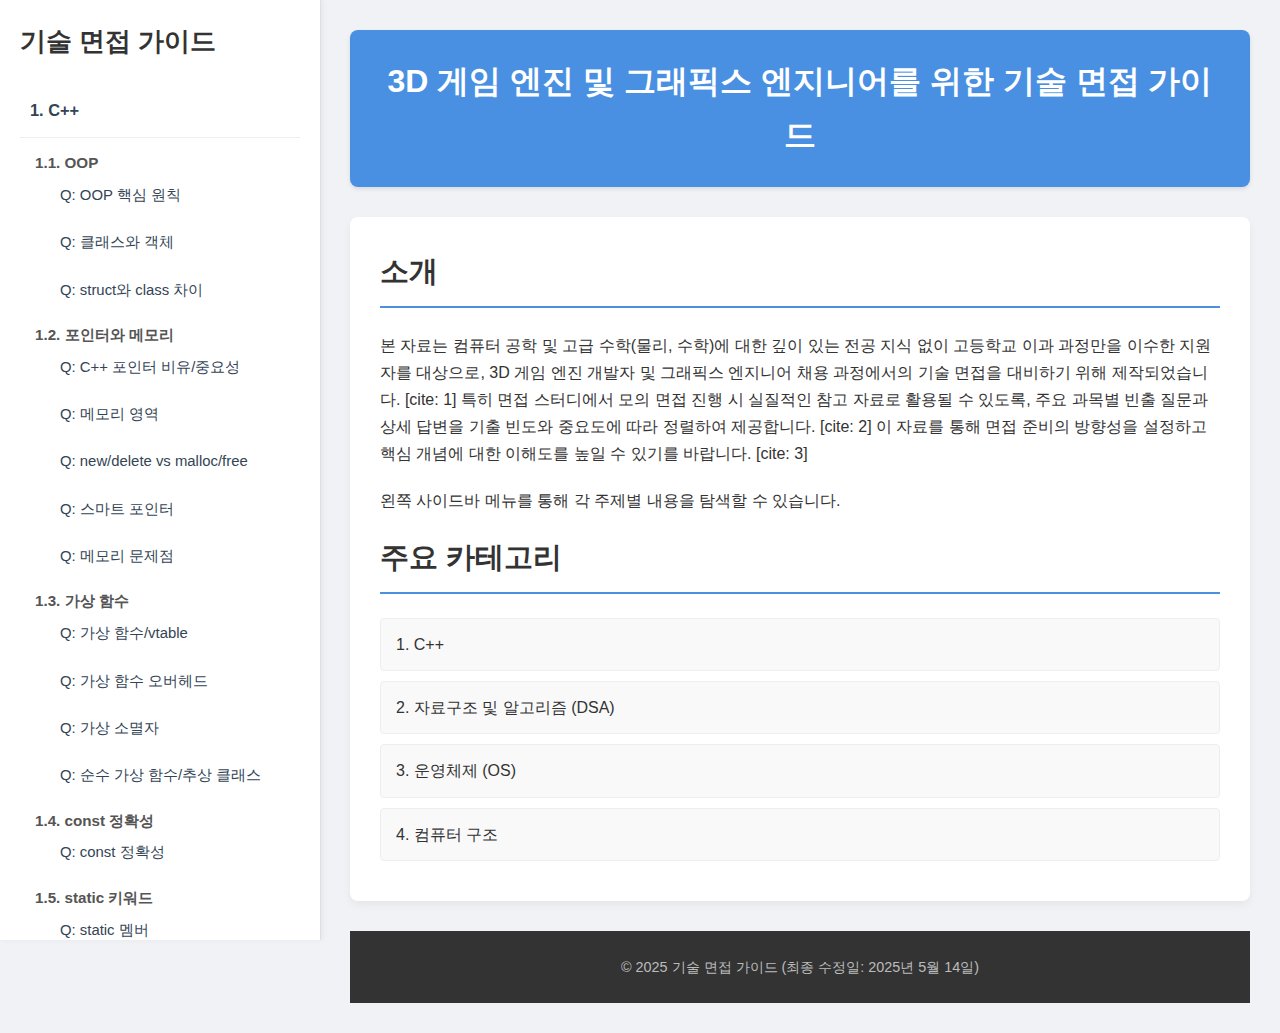
<file: index.html>
<!DOCTYPE html>
<html lang="ko">
<head>
    <meta charset="UTF-8">
    <meta name="viewport" content="width=device-width, initial-scale=1.0">
    <title>기술 면접 딥 리서치 가이드</title>
    <link rel="stylesheet" href="styles.css">
</head>
<body>

    <nav class="sidebar">
        <h3><a href="index.html">기술 면접 가이드</a></h3>
        <ul>
            <li>
                <h4><a href="cpp_main.html">1. C++</a></h4>
                <ul>
                    <li><strong>1.1. OOP</strong>
                        <ul>
                            <li><a href="cpp_1_1_q1_oop_principles.html">Q: OOP 핵심 원칙</a></li>
                            <li><a href="cpp_1_1_q2_class_object.html">Q: 클래스와 객체</a></li>
                            <li><a href="cpp_1_1_q3_struct_class.html">Q: struct와 class 차이</a></li>
                        </ul>
                    </li>
                    <li><strong>1.2. 포인터와 메모리</strong>
                        <ul>
                            <li><a href="cpp_1_2_q1_pointer_intro.html">Q: C++ 포인터 비유/중요성</a></li>
                            <li><a href="cpp_1_2_q2_memory_areas.html">Q: 메모리 영역</a></li>
                            <li><a href="cpp_1_2_q3_new_malloc.html">Q: new/delete vs malloc/free</a></li>
                            <li><a href="cpp_1_2_q4_smart_pointers.html">Q: 스마트 포인터</a></li>
                            <li><a href="cpp_1_2_q5_memory_problems.html">Q: 메모리 문제점</a></li>
                        </ul>
                    </li>
                    <li><strong>1.3. 가상 함수</strong>
                        <ul>
                            <li><a href="cpp_1_3_q1_virtual_function_vtable.html">Q: 가상 함수/vtable</a></li>
                            <li><a href="cpp_1_3_q2_virtual_call_overhead.html">Q: 가상 함수 오버헤드</a></li>
                            <li><a href="cpp_1_3_q3_virtual_destructor.html">Q: 가상 소멸자</a></li>
                            <li><a href="cpp_1_3_q4_pure_virtual_abstract_class.html">Q: 순수 가상 함수/추상 클래스</a></li>
                        </ul>
                    </li>
                    <li><strong>1.4. const 정확성</strong>
                        <ul>
                            <li><a href="cpp_1_4_q1_const_correctness.html">Q: const 정확성</a></li>
                        </ul>
                    </li>
                    <li><strong>1.5. static 키워드</strong>
                        <ul>
                            <li><a href="cpp_1_5_q1_static_members.html">Q: static 멤버</a></li>
                        </ul>
                    </li>
                    <li><strong>1.6. inline 함수</strong>
                        <ul>
                            <li><a href="cpp_1_6_q1_inline_function.html">Q: inline 함수</a></li>
                        </ul>
                    </li>
                    <li><strong>1.7. volatile 키워드</strong>
                        <ul>
                            <li><a href="cpp_1_7_q1_volatile_keyword.html">Q: volatile 키워드</a></li>
                        </ul>
                    </li>
                    <li><strong>1.8. 모던 C++ 기능</strong>
                        <ul>
                            <li><a href="cpp_1_8_q1_auto_nullptr.html">Q: auto, nullptr</a></li>
                            <li><a href="cpp_1_8_q2_range_based_for.html">Q: 범위 기반 for 루프</a></li>
                            <li><a href="cpp_1_8_q3_lambda_expression.html">Q: 람다 표현식</a></li>
                            <li><a href="cpp_1_8_q4_constexpr.html">Q: constexpr</a></li>
                            <li><a href="cpp_1_8_q5_move_semantics.html">Q: 이동 의미론</a></li>
                        </ul>
                    </li>
                    <li><strong>1.9. STL</strong>
                        <ul>
                            <li><a href="cpp_1_9_q1_stl_containers.html">Q: STL 컨테이너 비교</a></li>
                            <li><a href="cpp_1_9_q2_stl_iterator.html">Q: STL 반복자</a></li>
                            <li><a href="cpp_1_9_q3_vector_vs_list_bullets.html">Q: 총알 관리: vector vs list</a></li>
                        </ul>
                    </li>
                    <li><strong>1.10. 일반적인 함정</strong>
                        <ul>
                            <li><a href="cpp_1_10_q1_common_mistakes.html">Q: C++ 성능 실수</a></li>
                        </ul>
                    </li>
                </ul>
            </li>
            <li>
                <h4><a href="dsa_main.html">2. 자료구조 및 알고리즘</a></h4>
                <ul>
                    <li><strong>2.1. 기본 자료구조</strong>
                        <ul>
                            <li><a href="dsa_2_1_q1_array_linkedlist.html">Q: 배열과 연결 리스트</a></li>
                            <li><a href="dsa_2_1_q2_stack_queue.html">Q: 스택과 큐</a></li>
                        </ul>
                    </li>
                    <li><strong>2.2. 트리</strong>
                        <ul>
                            <li><a href="dsa_2_2_q1_binary_tree_bst_traversal.html">Q: 이진 트리, BST, 순회</a></li>
                            <li><a href="dsa_2_2_q2_tree_usage_game.html">Q: 게임에서 트리 사용</a></li>
                        </ul>
                    </li>
                    <li><strong>2.3. 힙</strong>
                        <ul>
                            <li><a href="dsa_2_3_q1_heap_priority_queue.html">Q: 힙과 우선순위 큐</a></li>
                        </ul>
                    </li>
                    <li><strong>2.4. 해시 테이블</strong>
                        <ul>
                            <li><a href="dsa_2_4_q1_hashtable_function_collision.html">Q: 해시 테이블 작동 방식</a></li>
                            <li><a href="dsa_2_4_q2_hashtable_usage_game.html">Q: 게임에서 해시 테이블 사용</a></li>
                        </ul>
                    </li>
                    <li><strong>2.5. 그래프</strong>
                        <ul>
                            <li><a href="dsa_2_5_q1_graph_representation.html">Q: 그래프 표현 방식</a></li>
                            <li><a href="dsa_2_5_q2_bfs_dfs.html">Q: BFS와 DFS</a></li>
                        </ul>
                    </li>
                    <li><strong>2.6. 공간 자료구조</strong>
                        <ul>
                            <li><a href="dsa_2_6_q1_spatial_partitioning_octree.html">Q: 쿼드트리/옥트리</a></li>
                            <li><a href="dsa_2_6_q2_scene_graph.html">Q: 씬 그래프</a></li>
                        </ul>
                    </li>
                    <li><strong>2.7. 일반 알고리즘</strong>
                        <ul>
                            <li><a href="dsa_2_7_q1_sorting_algorithms.html">Q: 정렬 알고리즘</a></li>
                            <li><a href="dsa_2_7_q2_binary_search.html">Q: 이진 탐색</a></li>
                        </ul>
                    </li>
                    <li><strong>2.8. 경로 탐색</strong>
                        <ul>
                            <li><a href="dsa_2_8_q1_a_star.html">Q: A* 알고리즘</a></li>
                        </ul>
                    </li>
                    <li><strong>2.9. 충돌 감지</strong>
                        <ul>
                            <li><a href="dsa_2_9_q1_basic_collision_detection.html">Q: 기본 3D 충돌 감지</a></li>
                        </ul>
                    </li>
                    <li><strong>2.10. 재귀</strong>
                        <ul>
                            <li><a href="dsa_2_10_q1_recursion_game_logic.html">Q: 재귀 이해</a></li>
                        </ul>
                    </li>
                    <li><strong>2.11. 복잡도 분석</strong>
                        <ul>
                            <li><a href="dsa_2_11_q1_big_o_notation.html">Q: 빅오 표기법</a></li>
                        </ul>
                    </li>
                </ul>
            </li>
            <li>
                <h4><a href="os_main.html">3. 운영체제 (OS)</a></h4>
                <ul>
                    <li><strong>3.1. 프로세스 대 스레드</strong>
                        <ul>
                            <li><a href="os_3_1_q1_process_vs_thread.html">Q: 프로세스와 스레드 비유/차이</a></li>
                        </ul>
                    </li>
                    <li><strong>3.2. 메모리 관리 (OS 수준)</strong>
                        <ul>
                            <li><a href="os_3_2_q1_virtual_memory.html">Q: 가상 메모리 비유/영향</a></li>
                            <li><a href="os_3_2_q2_memory_fragmentation.html">Q: 메모리 단편화</a></li>
                        </ul>
                    </li>
                    <li><strong>3.3. CPU 스케줄링</strong>
                        <ul>
                            <li><a href="os_3_3_q1_cpu_scheduling_concepts.html">Q: CPU 스케줄링 개념/영향</a></li>
                            <li><a href="os_3_3_q2_dispatch_latency.html">Q: 디스패치 지연 시간</a></li>
                        </ul>
                    </li>
                    <li><strong>3.4. 프로세스 간 통신 (IPC)</strong>
                        <ul>
                            <li><a href="os_3_4_q1_ipc.html">Q: IPC 메커니즘/사용</a></li>
                        </ul>
                    </li>
                </ul>
            </li>
            <li>
                <h4><a href="ca_main.html">4. 컴퓨터 구조</a></h4>
                <ul>
                    <li><strong>4.1. CPU</strong>
                        <ul>
                            <li><a href="ca_4_1_q1_cpu_core_clock.html">Q: CPU 코어와 클럭 속도</a></li>
                        </ul>
                    </li>
                    <li><strong>4.2. 메모리 계층 구조</strong>
                        <ul>
                            <li><a href="ca_4_2_q1_memory_hierarchy.html">Q: 메모리 계층 구조 설명</a></li>
                            <li><a href="ca_4_2_q2_cpu_cache_locality_impact.html">Q: CPU 캐시, 데이터 지역성 비유/영향</a></li>
                        </ul>
                    </li>
                    <li><strong>4.3. 데이터 지역성</strong>
                        <ul>
                            <li><a href="ca_4_3_q1_data_locality_types_example.html">Q: 데이터 지역성 정의/예시</a></li>
                        </ul>
                    </li>
                    <li><strong>4.4. CPU 캐시 일관성</strong>
                        <ul>
                            <li><a href="ca_4_4_q1_cache_coherency.html">Q: CPU 캐시 일관성</a></li>
                        </ul>
                    </li>
                </ul>
            </li>
        </ul>
    </nav>
    <div class="main-content">
        <header>
            <h1>3D 게임 엔진 및 그래픽스 엔지니어를 위한 기술 면접 가이드</h1>
        </header>

        <div class="content-container">
            <h2>소개</h2>
            <p>본 자료는 컴퓨터 공학 및 고급 수학(물리, 수학)에 대한 깊이 있는 전공 지식 없이 고등학교 이과 과정만을 이수한 지원자를 대상으로, 3D 게임 엔진 개발자 및 그래픽스 엔지니어 채용 과정에서의 기술 면접을 대비하기 위해 제작되었습니다. [cite: 1] 특히 면접 스터디에서 모의 면접 진행 시 실질적인 참고 자료로 활용될 수 있도록, 주요 과목별 빈출 질문과 상세 답변을 기출 빈도와 중요도에 따라 정렬하여 제공합니다. [cite: 2] 이 자료를 통해 면접 준비의 방향성을 설정하고 핵심 개념에 대한 이해도를 높일 수 있기를 바랍니다. [cite: 3]</p>
            <p>왼쪽 사이드바 메뉴를 통해 각 주제별 내용을 탐색할 수 있습니다.</p>

            <h2>주요 카테고리</h2>
            <div class="topic-list">
                <a href="cpp_main.html" class="topic-list-item">1. C++</a>
                <a href="dsa_main.html" class="topic-list-item">2. 자료구조 및 알고리즘 (DSA)</a>
                <a href="os_main.html" class="topic-list-item">3. 운영체제 (OS)</a>
                <a href="ca_main.html" class="topic-list-item">4. 컴퓨터 구조</a>
            </div>
        </div>

        <footer>
            <p>&copy; 2025 기술 면접 가이드 (최종 수정일: 2025년 5월 14일)</p>
        </footer>
    </div>

</body>
</html>
</file>
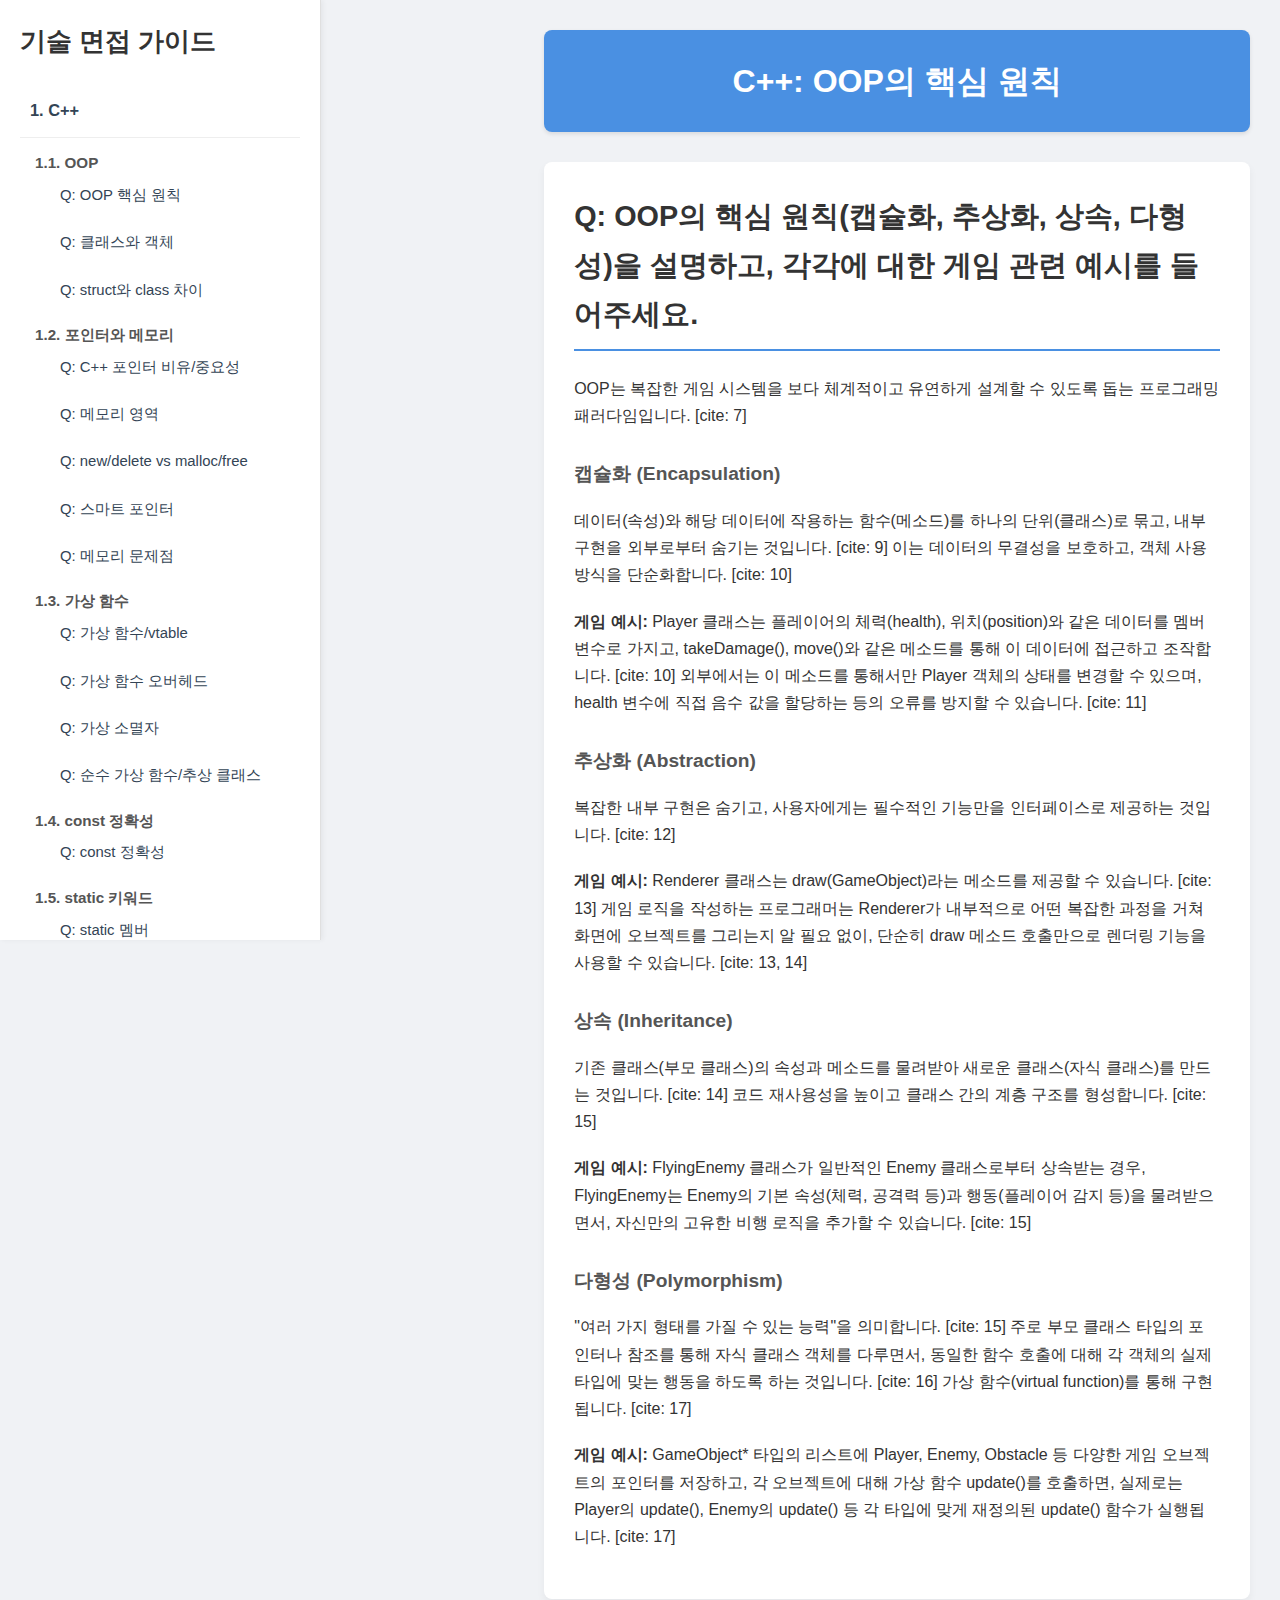
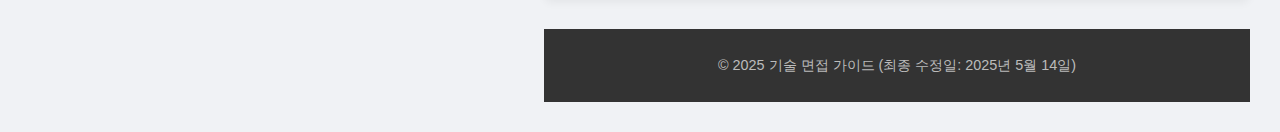
<file: cpp_1_1_q1_oop_principles.html>
<!DOCTYPE html>
<html lang="ko">
<head>
    <meta charset="UTF-8">
    <meta name="viewport" content="width=device-width, initial-scale=1.0">
    <title>C++: OOP 핵심 원칙</title> {/* 각 페이지 주제에 맞게 title 수정 */}
    <link rel="stylesheet" href="styles.css">
</head>
<body>

    <nav class="sidebar">
        <h3><a href="index.html">기술 면접 가이드</a></h3>
        <ul>
            <li>
                <h4><a href="cpp_main.html">1. C++</a></h4>
                <ul>
                    <li><strong>1.1. OOP</strong>
                        <ul>
                            <li><a href="cpp_1_1_q1_oop_principles.html">Q: OOP 핵심 원칙</a></li>
                            <li><a href="cpp_1_1_q2_class_object.html">Q: 클래스와 객체</a></li>
                            <li><a href="cpp_1_1_q3_struct_class.html">Q: struct와 class 차이</a></li>
                        </ul>
                    </li>
                    <li><strong>1.2. 포인터와 메모리</strong>
                        <ul>
                            <li><a href="cpp_1_2_q1_pointer_intro.html">Q: C++ 포인터 비유/중요성</a></li>
                            <li><a href="cpp_1_2_q2_memory_areas.html">Q: 메모리 영역</a></li>
                            <li><a href="cpp_1_2_q3_new_malloc.html">Q: new/delete vs malloc/free</a></li>
                            <li><a href="cpp_1_2_q4_smart_pointers.html">Q: 스마트 포인터</a></li>
                            <li><a href="cpp_1_2_q5_memory_problems.html">Q: 메모리 문제점</a></li>
                        </ul>
                    </li>
                    <li><strong>1.3. 가상 함수</strong>
                        <ul>
                            <li><a href="cpp_1_3_q1_virtual_function_vtable.html">Q: 가상 함수/vtable</a></li>
                            <li><a href="cpp_1_3_q2_virtual_call_overhead.html">Q: 가상 함수 오버헤드</a></li>
                            <li><a href="cpp_1_3_q3_virtual_destructor.html">Q: 가상 소멸자</a></li>
                            <li><a href="cpp_1_3_q4_pure_virtual_abstract_class.html">Q: 순수 가상 함수/추상 클래스</a></li>
                        </ul>
                    </li>
                    <li><strong>1.4. const 정확성</strong>
                        <ul>
                            <li><a href="cpp_1_4_q1_const_correctness.html">Q: const 정확성</a></li>
                        </ul>
                    </li>
                    <li><strong>1.5. static 키워드</strong>
                        <ul>
                            <li><a href="cpp_1_5_q1_static_members.html">Q: static 멤버</a></li>
                        </ul>
                    </li>
                    <li><strong>1.6. inline 함수</strong>
                        <ul>
                            <li><a href="cpp_1_6_q1_inline_function.html">Q: inline 함수</a></li>
                        </ul>
                    </li>
                    <li><strong>1.7. volatile 키워드</strong>
                        <ul>
                            <li><a href="cpp_1_7_q1_volatile_keyword.html">Q: volatile 키워드</a></li>
                        </ul>
                    </li>
                    <li><strong>1.8. 모던 C++ 기능</strong>
                        <ul>
                            <li><a href="cpp_1_8_q1_auto_nullptr.html">Q: auto, nullptr</a></li>
                            <li><a href="cpp_1_8_q2_range_based_for.html">Q: 범위 기반 for 루프</a></li>
                            <li><a href="cpp_1_8_q3_lambda_expression.html">Q: 람다 표현식</a></li>
                            <li><a href="cpp_1_8_q4_constexpr.html">Q: constexpr</a></li>
                            <li><a href="cpp_1_8_q5_move_semantics.html">Q: 이동 의미론</a></li>
                        </ul>
                    </li>
                    <li><strong>1.9. STL</strong>
                        <ul>
                            <li><a href="cpp_1_9_q1_stl_containers.html">Q: STL 컨테이너 비교</a></li>
                            <li><a href="cpp_1_9_q2_stl_iterator.html">Q: STL 반복자</a></li>
                            <li><a href="cpp_1_9_q3_vector_vs_list_bullets.html">Q: 총알 관리: vector vs list</a></li>
                        </ul>
                    </li>
                    <li><strong>1.10. 일반적인 함정</strong>
                        <ul>
                            <li><a href="cpp_1_10_q1_common_mistakes.html">Q: C++ 성능 실수</a></li>
                        </ul>
                    </li>
                </ul>
            </li>
            <li>
                <h4><a href="dsa_main.html">2. 자료구조 및 알고리즘</a></h4>
                <ul>
                    <li><strong>2.1. 기본 자료구조</strong>
                        <ul>
                            <li><a href="dsa_2_1_q1_array_linkedlist.html">Q: 배열과 연결 리스트</a></li>
                            <li><a href="dsa_2_1_q2_stack_queue.html">Q: 스택과 큐</a></li>
                        </ul>
                    </li>
                    <li><strong>2.2. 트리</strong>
                        <ul>
                            <li><a href="dsa_2_2_q1_binary_tree_bst_traversal.html">Q: 이진 트리, BST, 순회</a></li>
                            <li><a href="dsa_2_2_q2_tree_usage_game.html">Q: 게임에서 트리 사용</a></li>
                        </ul>
                    </li>
                    <li><strong>2.3. 힙</strong>
                        <ul>
                            <li><a href="dsa_2_3_q1_heap_priority_queue.html">Q: 힙과 우선순위 큐</a></li>
                        </ul>
                    </li>
                    <li><strong>2.4. 해시 테이블</strong>
                        <ul>
                            <li><a href="dsa_2_4_q1_hashtable_function_collision.html">Q: 해시 테이블 작동 방식</a></li>
                            <li><a href="dsa_2_4_q2_hashtable_usage_game.html">Q: 게임에서 해시 테이블 사용</a></li>
                        </ul>
                    </li>
                    <li><strong>2.5. 그래프</strong>
                        <ul>
                            <li><a href="dsa_2_5_q1_graph_representation.html">Q: 그래프 표현 방식</a></li>
                            <li><a href="dsa_2_5_q2_bfs_dfs.html">Q: BFS와 DFS</a></li>
                        </ul>
                    </li>
                    <li><strong>2.6. 공간 자료구조</strong>
                        <ul>
                            <li><a href="dsa_2_6_q1_spatial_partitioning_octree.html">Q: 쿼드트리/옥트리</a></li>
                            <li><a href="dsa_2_6_q2_scene_graph.html">Q: 씬 그래프</a></li>
                        </ul>
                    </li>
                    <li><strong>2.7. 일반 알고리즘</strong>
                        <ul>
                            <li><a href="dsa_2_7_q1_sorting_algorithms.html">Q: 정렬 알고리즘</a></li>
                            <li><a href="dsa_2_7_q2_binary_search.html">Q: 이진 탐색</a></li>
                        </ul>
                    </li>
                    <li><strong>2.8. 경로 탐색</strong>
                        <ul>
                            <li><a href="dsa_2_8_q1_a_star.html">Q: A* 알고리즘</a></li>
                        </ul>
                    </li>
                    <li><strong>2.9. 충돌 감지</strong>
                        <ul>
                            <li><a href="dsa_2_9_q1_basic_collision_detection.html">Q: 기본 3D 충돌 감지</a></li>
                        </ul>
                    </li>
                    <li><strong>2.10. 재귀</strong>
                        <ul>
                            <li><a href="dsa_2_10_q1_recursion_game_logic.html">Q: 재귀 이해</a></li>
                        </ul>
                    </li>
                    <li><strong>2.11. 복잡도 분석</strong>
                        <ul>
                            <li><a href="dsa_2_11_q1_big_o_notation.html">Q: 빅오 표기법</a></li>
                        </ul>
                    </li>
                </ul>
            </li>
            <li>
                <h4><a href="os_main.html">3. 운영체제 (OS)</a></h4>
                <ul>
                    <li><strong>3.1. 프로세스 대 스레드</strong>
                        <ul>
                            <li><a href="os_3_1_q1_process_vs_thread.html">Q: 프로세스와 스레드 비유/차이</a></li>
                        </ul>
                    </li>
                    <li><strong>3.2. 메모리 관리 (OS 수준)</strong>
                        <ul>
                            <li><a href="os_3_2_q1_virtual_memory.html">Q: 가상 메모리 비유/영향</a></li>
                            <li><a href="os_3_2_q2_memory_fragmentation.html">Q: 메모리 단편화</a></li>
                        </ul>
                    </li>
                    <li><strong>3.3. CPU 스케줄링</strong>
                        <ul>
                            <li><a href="os_3_3_q1_cpu_scheduling_concepts.html">Q: CPU 스케줄링 개념/영향</a></li>
                            <li><a href="os_3_3_q2_dispatch_latency.html">Q: 디스패치 지연 시간</a></li>
                        </ul>
                    </li>
                    <li><strong>3.4. 프로세스 간 통신 (IPC)</strong>
                        <ul>
                            <li><a href="os_3_4_q1_ipc.html">Q: IPC 메커니즘/사용</a></li>
                        </ul>
                    </li>
                </ul>
            </li>
            <li>
                <h4><a href="ca_main.html">4. 컴퓨터 구조</a></h4>
                <ul>
                    <li><strong>4.1. CPU</strong>
                        <ul>
                            <li><a href="ca_4_1_q1_cpu_core_clock.html">Q: CPU 코어와 클럭 속도</a></li>
                        </ul>
                    </li>
                    <li><strong>4.2. 메모리 계층 구조</strong>
                        <ul>
                            <li><a href="ca_4_2_q1_memory_hierarchy.html">Q: 메모리 계층 구조 설명</a></li>
                            <li><a href="ca_4_2_q2_cpu_cache_locality_impact.html">Q: CPU 캐시, 데이터 지역성 비유/영향</a></li>
                        </ul>
                    </li>
                    <li><strong>4.3. 데이터 지역성</strong>
                        <ul>
                            <li><a href="ca_4_3_q1_data_locality_types_example.html">Q: 데이터 지역성 정의/예시</a></li>
                        </ul>
                    </li>
                    <li><strong>4.4. CPU 캐시 일관성</strong>
                        <ul>
                            <li><a href="ca_4_4_q1_cache_coherency.html">Q: CPU 캐시 일관성</a></li>
                        </ul>
                    </li>
                </ul>
            </li>
        </ul>
    </nav>
    <div class="main-content">
        <header>
            <h1>C++: OOP의 핵심 원칙</h1>
        </header>

        <div class="content-container">
            <h2>Q: OOP의 핵심 원칙(캡슐화, 추상화, 상속, 다형성)을 설명하고, 각각에 대한 게임 관련 예시를 들어주세요.</h2>
            
            <p>OOP는 복잡한 게임 시스템을 보다 체계적이고 유연하게 설계할 수 있도록 돕는 프로그래밍 패러다임입니다. [cite: 7]</p>

            <h4>캡슐화 (Encapsulation)</h4>
            <p>데이터(속성)와 해당 데이터에 작용하는 함수(메소드)를 하나의 단위(클래스)로 묶고, 내부 구현을 외부로부터 숨기는 것입니다. [cite: 9] 이는 데이터의 무결성을 보호하고, 객체 사용 방식을 단순화합니다. [cite: 10]</p>
            <p><strong>게임 예시:</strong> Player 클래스는 플레이어의 체력(health), 위치(position)와 같은 데이터를 멤버 변수로 가지고, takeDamage(), move()와 같은 메소드를 통해 이 데이터에 접근하고 조작합니다. [cite: 10] 외부에서는 이 메소드를 통해서만 Player 객체의 상태를 변경할 수 있으며, health 변수에 직접 음수 값을 할당하는 등의 오류를 방지할 수 있습니다. [cite: 11]</p>

            <h4>추상화 (Abstraction)</h4>
            <p>복잡한 내부 구현은 숨기고, 사용자에게는 필수적인 기능만을 인터페이스로 제공하는 것입니다. [cite: 12]</p>
            <p><strong>게임 예시:</strong> Renderer 클래스는 draw(GameObject)라는 메소드를 제공할 수 있습니다. [cite: 13] 게임 로직을 작성하는 프로그래머는 Renderer가 내부적으로 어떤 복잡한 과정을 거쳐 화면에 오브젝트를 그리는지 알 필요 없이, 단순히 draw 메소드 호출만으로 렌더링 기능을 사용할 수 있습니다. [cite: 13, 14]</p>

            <h4>상속 (Inheritance)</h4>
            <p>기존 클래스(부모 클래스)의 속성과 메소드를 물려받아 새로운 클래스(자식 클래스)를 만드는 것입니다. [cite: 14] 코드 재사용성을 높이고 클래스 간의 계층 구조를 형성합니다. [cite: 15]</p>
            <p><strong>게임 예시:</strong> FlyingEnemy 클래스가 일반적인 Enemy 클래스로부터 상속받는 경우, FlyingEnemy는 Enemy의 기본 속성(체력, 공격력 등)과 행동(플레이어 감지 등)을 물려받으면서, 자신만의 고유한 비행 로직을 추가할 수 있습니다. [cite: 15]</p>

            <h4>다형성 (Polymorphism)</h4>
            <p>"여러 가지 형태를 가질 수 있는 능력"을 의미합니다. [cite: 15] 주로 부모 클래스 타입의 포인터나 참조를 통해 자식 클래스 객체를 다루면서, 동일한 함수 호출에 대해 각 객체의 실제 타입에 맞는 행동을 하도록 하는 것입니다. [cite: 16] 가상 함수(virtual function)를 통해 구현됩니다. [cite: 17]</p>
            <p><strong>게임 예시:</strong> GameObject* 타입의 리스트에 Player, Enemy, Obstacle 등 다양한 게임 오브젝트의 포인터를 저장하고, 각 오브젝트에 대해 가상 함수 update()를 호출하면, 실제로는 Player의 update(), Enemy의 update() 등 각 타입에 맞게 재정의된 update() 함수가 실행됩니다. [cite: 17]</p>
        </div>

        <footer>
            <p>&copy; 2025 기술 면접 가이드 (최종 수정일: 2025년 5월 14일)</p>
        </footer>
    </div>

</body>
</html>
</file>
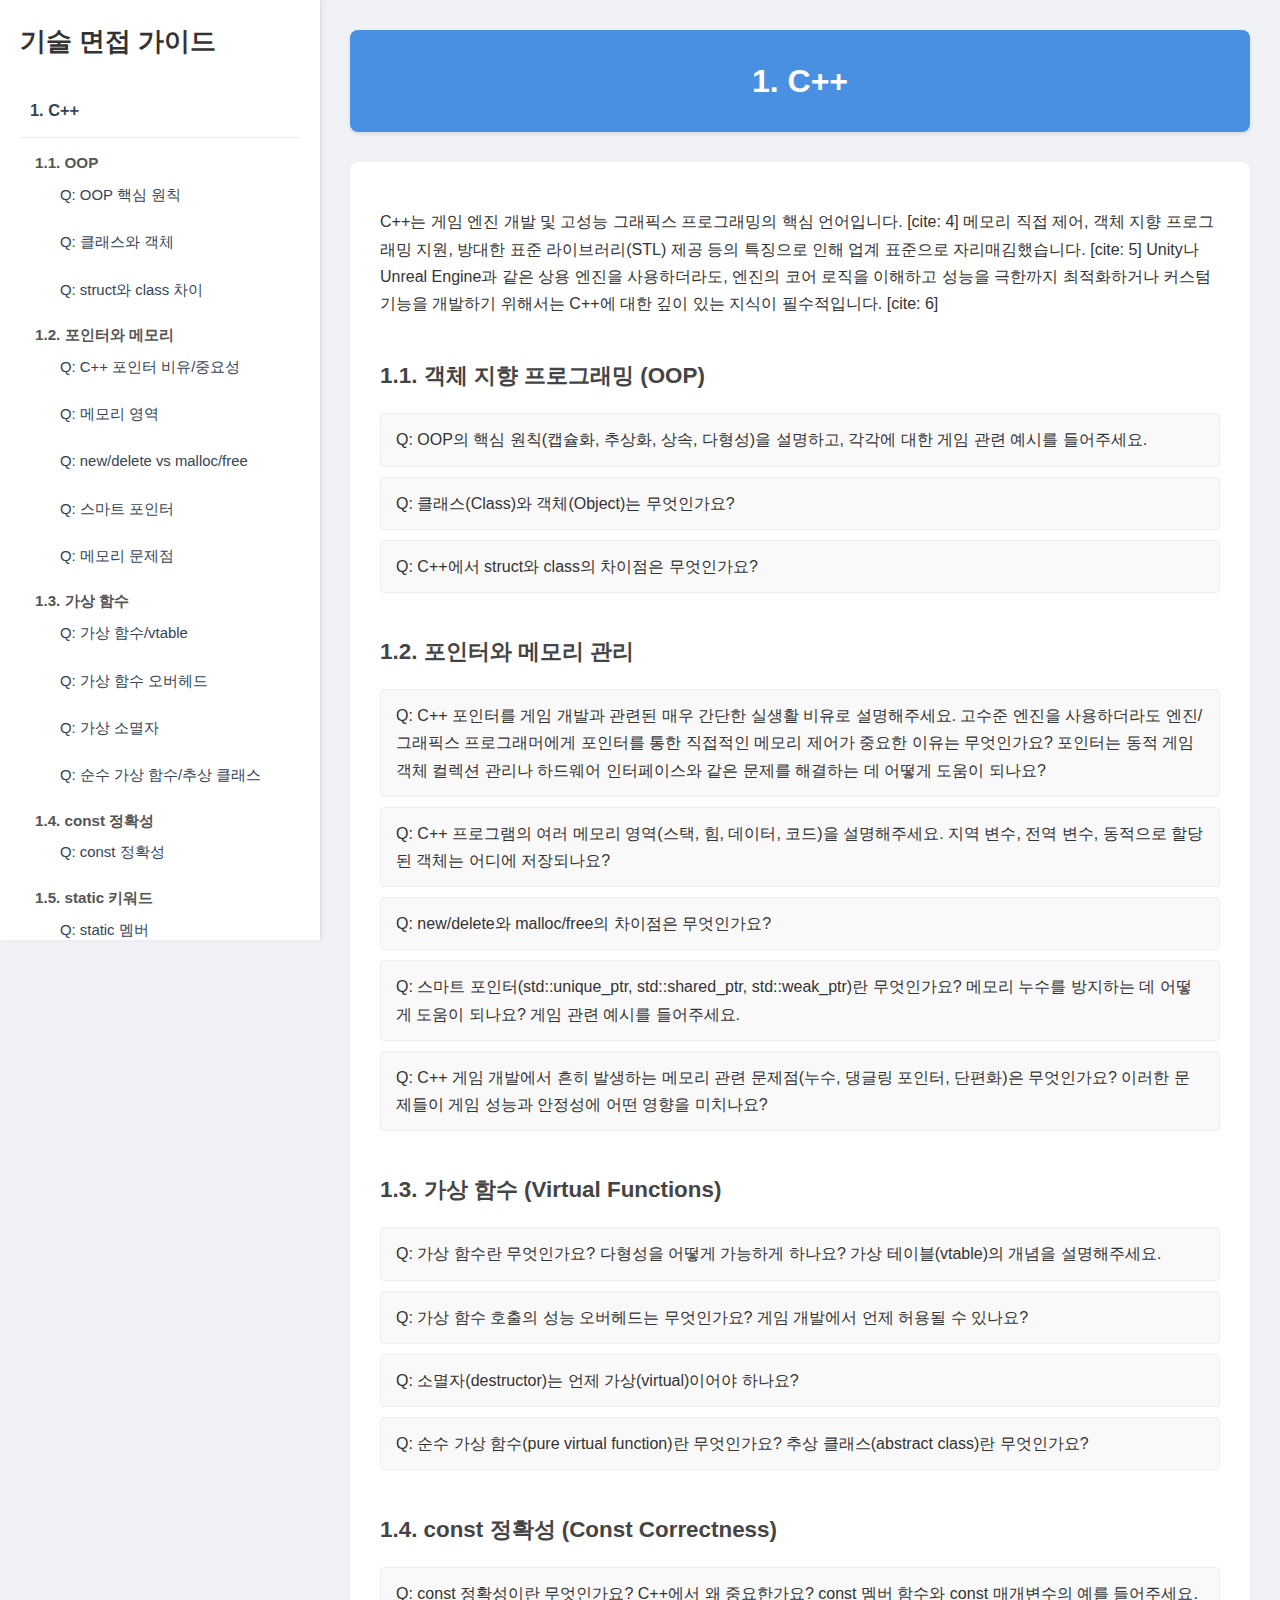
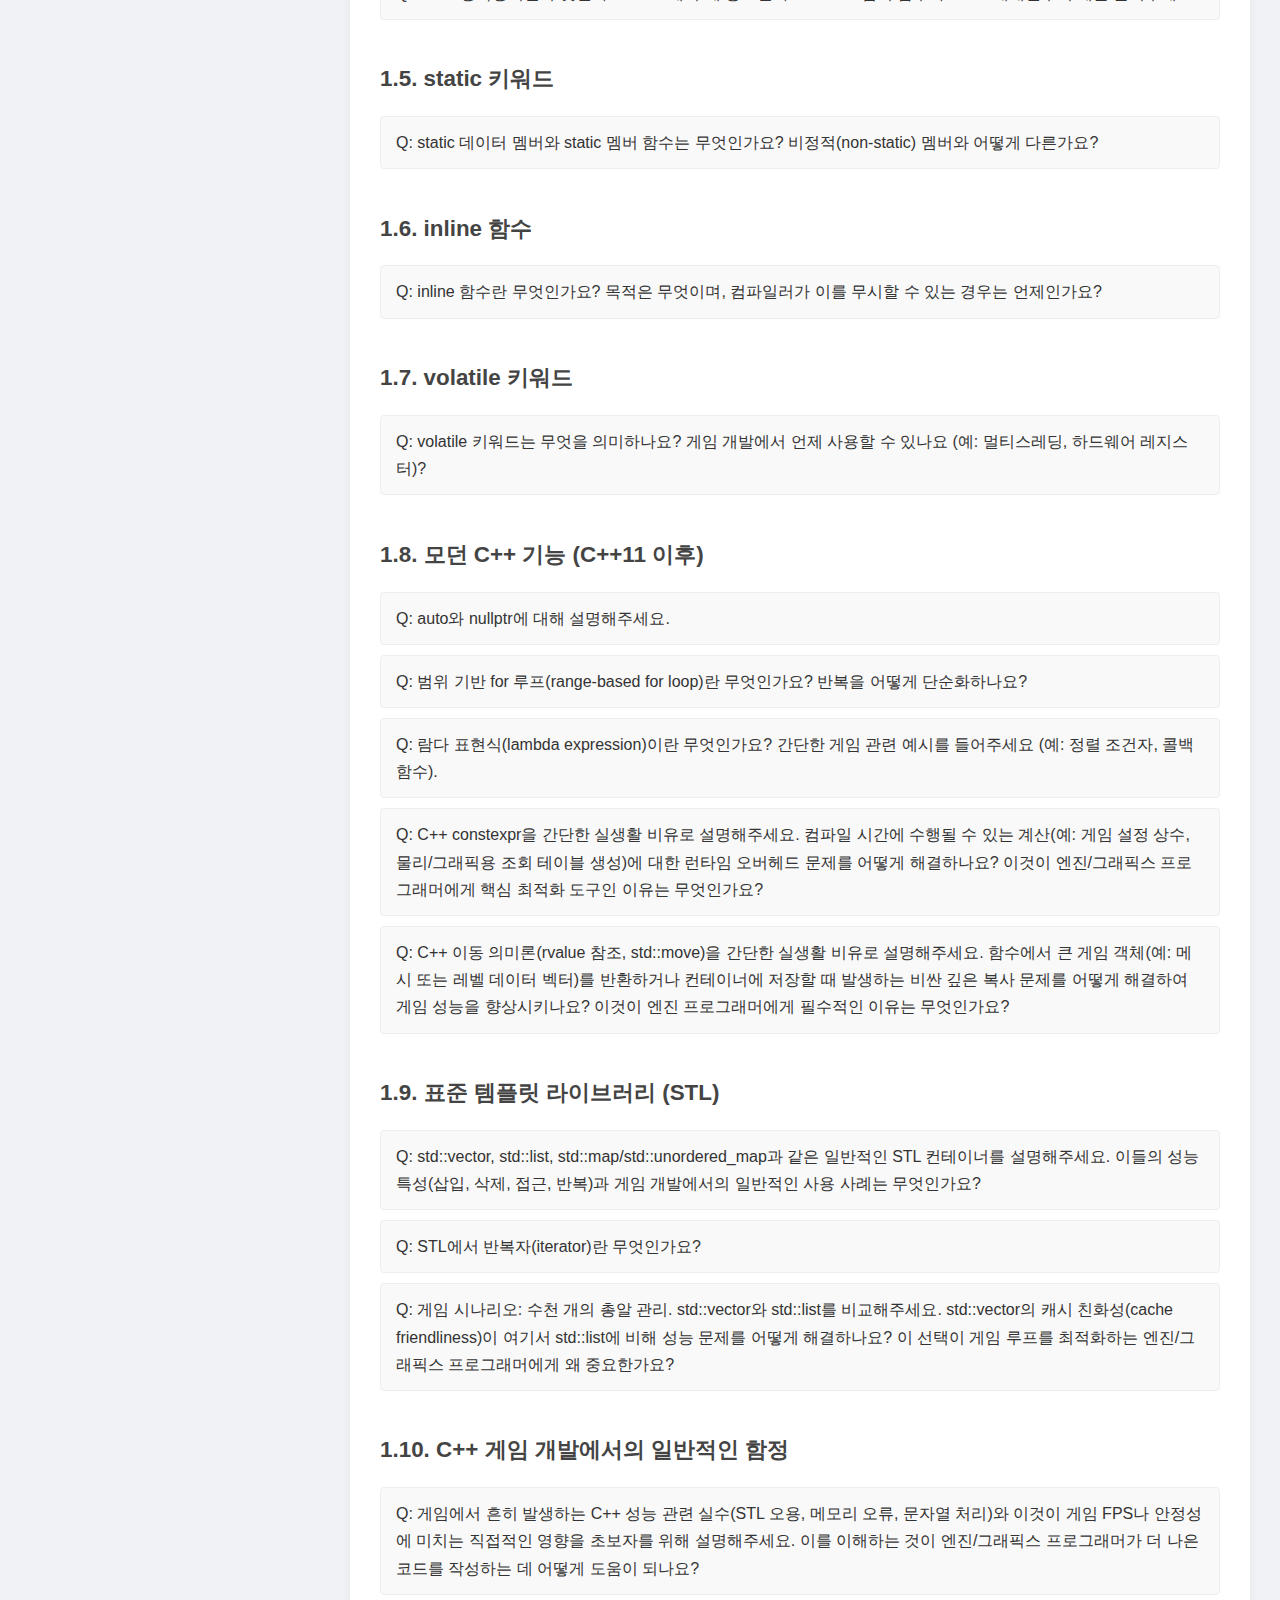
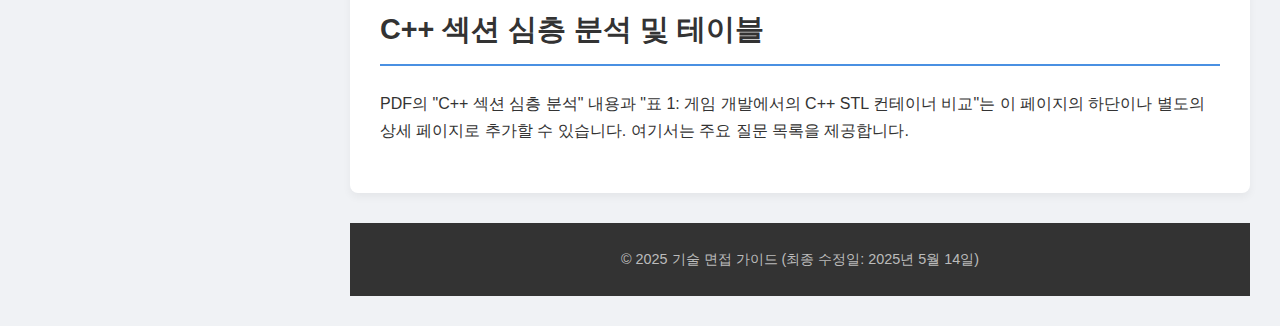
<file: cpp_main.html>
<!DOCTYPE html>
<html lang="ko">
<head>
    <meta charset="UTF-8">
    <meta name="viewport" content="width=device-width, initial-scale=1.0">
    <title>기술 면접 가이드 - C++</title>
    <link rel="stylesheet" href="styles.css">
</head>
<body>

    <nav class="sidebar">
        <h3><a href="index.html">기술 면접 가이드</a></h3>
        <ul>
            <li>
                <h4><a href="cpp_main.html">1. C++</a></h4>
                <ul>
                    <li><strong>1.1. OOP</strong>
                        <ul>
                            <li><a href="cpp_1_1_q1_oop_principles.html">Q: OOP 핵심 원칙</a></li>
                            <li><a href="cpp_1_1_q2_class_object.html">Q: 클래스와 객체</a></li>
                            <li><a href="cpp_1_1_q3_struct_class.html">Q: struct와 class 차이</a></li>
                        </ul>
                    </li>
                    <li><strong>1.2. 포인터와 메모리</strong>
                        <ul>
                            <li><a href="cpp_1_2_q1_pointer_intro.html">Q: C++ 포인터 비유/중요성</a></li>
                            <li><a href="cpp_1_2_q2_memory_areas.html">Q: 메모리 영역</a></li>
                            <li><a href="cpp_1_2_q3_new_malloc.html">Q: new/delete vs malloc/free</a></li>
                            <li><a href="cpp_1_2_q4_smart_pointers.html">Q: 스마트 포인터</a></li>
                            <li><a href="cpp_1_2_q5_memory_problems.html">Q: 메모리 문제점</a></li>
                        </ul>
                    </li>
                    <li><strong>1.3. 가상 함수</strong>
                        <ul>
                            <li><a href="cpp_1_3_q1_virtual_function_vtable.html">Q: 가상 함수/vtable</a></li>
                            <li><a href="cpp_1_3_q2_virtual_call_overhead.html">Q: 가상 함수 오버헤드</a></li>
                            <li><a href="cpp_1_3_q3_virtual_destructor.html">Q: 가상 소멸자</a></li>
                            <li><a href="cpp_1_3_q4_pure_virtual_abstract_class.html">Q: 순수 가상 함수/추상 클래스</a></li>
                        </ul>
                    </li>
                    <li><strong>1.4. const 정확성</strong>
                        <ul>
                            <li><a href="cpp_1_4_q1_const_correctness.html">Q: const 정확성</a></li>
                        </ul>
                    </li>
                    <li><strong>1.5. static 키워드</strong>
                        <ul>
                            <li><a href="cpp_1_5_q1_static_members.html">Q: static 멤버</a></li>
                        </ul>
                    </li>
                    <li><strong>1.6. inline 함수</strong>
                        <ul>
                            <li><a href="cpp_1_6_q1_inline_function.html">Q: inline 함수</a></li>
                        </ul>
                    </li>
                    <li><strong>1.7. volatile 키워드</strong>
                        <ul>
                            <li><a href="cpp_1_7_q1_volatile_keyword.html">Q: volatile 키워드</a></li>
                        </ul>
                    </li>
                    <li><strong>1.8. 모던 C++ 기능</strong>
                        <ul>
                            <li><a href="cpp_1_8_q1_auto_nullptr.html">Q: auto, nullptr</a></li>
                            <li><a href="cpp_1_8_q2_range_based_for.html">Q: 범위 기반 for 루프</a></li>
                            <li><a href="cpp_1_8_q3_lambda_expression.html">Q: 람다 표현식</a></li>
                            <li><a href="cpp_1_8_q4_constexpr.html">Q: constexpr</a></li>
                            <li><a href="cpp_1_8_q5_move_semantics.html">Q: 이동 의미론</a></li>
                        </ul>
                    </li>
                    <li><strong>1.9. STL</strong>
                        <ul>
                            <li><a href="cpp_1_9_q1_stl_containers.html">Q: STL 컨테이너 비교</a></li>
                            <li><a href="cpp_1_9_q2_stl_iterator.html">Q: STL 반복자</a></li>
                            <li><a href="cpp_1_9_q3_vector_vs_list_bullets.html">Q: 총알 관리: vector vs list</a></li>
                        </ul>
                    </li>
                    <li><strong>1.10. 일반적인 함정</strong>
                        <ul>
                            <li><a href="cpp_1_10_q1_common_mistakes.html">Q: C++ 성능 실수</a></li>
                        </ul>
                    </li>
                </ul>
            </li>
            <li>
                <h4><a href="dsa_main.html">2. 자료구조 및 알고리즘</a></h4>
                <ul>
                    <li><strong>2.1. 기본 자료구조</strong>
                        <ul>
                            <li><a href="dsa_2_1_q1_array_linkedlist.html">Q: 배열과 연결 리스트</a></li>
                            <li><a href="dsa_2_1_q2_stack_queue.html">Q: 스택과 큐</a></li>
                        </ul>
                    </li>
                    <li><strong>2.2. 트리</strong>
                        <ul>
                            <li><a href="dsa_2_2_q1_binary_tree_bst_traversal.html">Q: 이진 트리, BST, 순회</a></li>
                            <li><a href="dsa_2_2_q2_tree_usage_game.html">Q: 게임에서 트리 사용</a></li>
                        </ul>
                    </li>
                    <li><strong>2.3. 힙</strong>
                        <ul>
                            <li><a href="dsa_2_3_q1_heap_priority_queue.html">Q: 힙과 우선순위 큐</a></li>
                        </ul>
                    </li>
                    <li><strong>2.4. 해시 테이블</strong>
                        <ul>
                            <li><a href="dsa_2_4_q1_hashtable_function_collision.html">Q: 해시 테이블 작동 방식</a></li>
                            <li><a href="dsa_2_4_q2_hashtable_usage_game.html">Q: 게임에서 해시 테이블 사용</a></li>
                        </ul>
                    </li>
                    <li><strong>2.5. 그래프</strong>
                        <ul>
                            <li><a href="dsa_2_5_q1_graph_representation.html">Q: 그래프 표현 방식</a></li>
                            <li><a href="dsa_2_5_q2_bfs_dfs.html">Q: BFS와 DFS</a></li>
                        </ul>
                    </li>
                    <li><strong>2.6. 공간 자료구조</strong>
                        <ul>
                            <li><a href="dsa_2_6_q1_spatial_partitioning_octree.html">Q: 쿼드트리/옥트리</a></li>
                            <li><a href="dsa_2_6_q2_scene_graph.html">Q: 씬 그래프</a></li>
                        </ul>
                    </li>
                    <li><strong>2.7. 일반 알고리즘</strong>
                        <ul>
                            <li><a href="dsa_2_7_q1_sorting_algorithms.html">Q: 정렬 알고리즘</a></li>
                            <li><a href="dsa_2_7_q2_binary_search.html">Q: 이진 탐색</a></li>
                        </ul>
                    </li>
                    <li><strong>2.8. 경로 탐색</strong>
                        <ul>
                            <li><a href="dsa_2_8_q1_a_star.html">Q: A* 알고리즘</a></li>
                        </ul>
                    </li>
                    <li><strong>2.9. 충돌 감지</strong>
                        <ul>
                            <li><a href="dsa_2_9_q1_basic_collision_detection.html">Q: 기본 3D 충돌 감지</a></li>
                        </ul>
                    </li>
                    <li><strong>2.10. 재귀</strong>
                        <ul>
                            <li><a href="dsa_2_10_q1_recursion_game_logic.html">Q: 재귀 이해</a></li>
                        </ul>
                    </li>
                    <li><strong>2.11. 복잡도 분석</strong>
                        <ul>
                            <li><a href="dsa_2_11_q1_big_o_notation.html">Q: 빅오 표기법</a></li>
                        </ul>
                    </li>
                </ul>
            </li>
            <li>
                <h4><a href="os_main.html">3. 운영체제 (OS)</a></h4>
                <ul>
                    <li><strong>3.1. 프로세스 대 스레드</strong>
                        <ul>
                            <li><a href="os_3_1_q1_process_vs_thread.html">Q: 프로세스와 스레드 비유/차이</a></li>
                        </ul>
                    </li>
                    <li><strong>3.2. 메모리 관리 (OS 수준)</strong>
                        <ul>
                            <li><a href="os_3_2_q1_virtual_memory.html">Q: 가상 메모리 비유/영향</a></li>
                            <li><a href="os_3_2_q2_memory_fragmentation.html">Q: 메모리 단편화</a></li>
                        </ul>
                    </li>
                    <li><strong>3.3. CPU 스케줄링</strong>
                        <ul>
                            <li><a href="os_3_3_q1_cpu_scheduling_concepts.html">Q: CPU 스케줄링 개념/영향</a></li>
                            <li><a href="os_3_3_q2_dispatch_latency.html">Q: 디스패치 지연 시간</a></li>
                        </ul>
                    </li>
                    <li><strong>3.4. 프로세스 간 통신 (IPC)</strong>
                        <ul>
                            <li><a href="os_3_4_q1_ipc.html">Q: IPC 메커니즘/사용</a></li>
                        </ul>
                    </li>
                </ul>
            </li>
            <li>
                <h4><a href="ca_main.html">4. 컴퓨터 구조</a></h4>
                <ul>
                    <li><strong>4.1. CPU</strong>
                        <ul>
                            <li><a href="ca_4_1_q1_cpu_core_clock.html">Q: CPU 코어와 클럭 속도</a></li>
                        </ul>
                    </li>
                    <li><strong>4.2. 메모리 계층 구조</strong>
                        <ul>
                            <li><a href="ca_4_2_q1_memory_hierarchy.html">Q: 메모리 계층 구조 설명</a></li>
                            <li><a href="ca_4_2_q2_cpu_cache_locality_impact.html">Q: CPU 캐시, 데이터 지역성 비유/영향</a></li>
                        </ul>
                    </li>
                    <li><strong>4.3. 데이터 지역성</strong>
                        <ul>
                            <li><a href="ca_4_3_q1_data_locality_types_example.html">Q: 데이터 지역성 정의/예시</a></li>
                        </ul>
                    </li>
                    <li><strong>4.4. CPU 캐시 일관성</strong>
                        <ul>
                            <li><a href="ca_4_4_q1_cache_coherency.html">Q: CPU 캐시 일관성</a></li>
                        </ul>
                    </li>
                </ul>
            </li>
        </ul>
    </nav>
    <div class="main-content">
        <header>
            <h1>1. C++</h1>
        </header>

        <div class="content-container">
            <p>C++는 게임 엔진 개발 및 고성능 그래픽스 프로그래밍의 핵심 언어입니다. [cite: 4] 메모리 직접 제어, 객체 지향 프로그래밍 지원, 방대한 표준 라이브러리(STL) 제공 등의 특징으로 인해 업계 표준으로 자리매김했습니다. [cite: 5] Unity나 Unreal Engine과 같은 상용 엔진을 사용하더라도, 엔진의 코어 로직을 이해하고 성능을 극한까지 최적화하거나 커스텀 기능을 개발하기 위해서는 C++에 대한 깊이 있는 지식이 필수적입니다. [cite: 6]</p>
            
            <div class="topic-list">
                <h3>1.1. 객체 지향 프로그래밍 (OOP)</h3>
                <a href="cpp_1_1_q1_oop_principles.html" class="topic-list-item">Q: OOP의 핵심 원칙(캡슐화, 추상화, 상속, 다형성)을 설명하고, 각각에 대한 게임 관련 예시를 들어주세요.</a>
                <a href="cpp_1_1_q2_class_object.html" class="topic-list-item">Q: 클래스(Class)와 객체(Object)는 무엇인가요?</a>
                <a href="cpp_1_1_q3_struct_class.html" class="topic-list-item">Q: C++에서 struct와 class의 차이점은 무엇인가요?</a>

                <h3>1.2. 포인터와 메모리 관리</h3>
                <a href="cpp_1_2_q1_pointer_intro.html" class="topic-list-item">Q: C++ 포인터를 게임 개발과 관련된 매우 간단한 실생활 비유로 설명해주세요. 고수준 엔진을 사용하더라도 엔진/그래픽스 프로그래머에게 포인터를 통한 직접적인 메모리 제어가 중요한 이유는 무엇인가요? 포인터는 동적 게임 객체 컬렉션 관리나 하드웨어 인터페이스와 같은 문제를 해결하는 데 어떻게 도움이 되나요?</a>
                <a href="cpp_1_2_q2_memory_areas.html" class="topic-list-item">Q: C++ 프로그램의 여러 메모리 영역(스택, 힘, 데이터, 코드)을 설명해주세요. 지역 변수, 전역 변수, 동적으로 할당된 객체는 어디에 저장되나요?</a>
                <a href="cpp_1_2_q3_new_malloc.html" class="topic-list-item">Q: new/delete와 malloc/free의 차이점은 무엇인가요?</a>
                <a href="cpp_1_2_q4_smart_pointers.html" class="topic-list-item">Q: 스마트 포인터(std::unique_ptr, std::shared_ptr, std::weak_ptr)란 무엇인가요? 메모리 누수를 방지하는 데 어떻게 도움이 되나요? 게임 관련 예시를 들어주세요.</a>
                <a href="cpp_1_2_q5_memory_problems.html" class="topic-list-item">Q: C++ 게임 개발에서 흔히 발생하는 메모리 관련 문제점(누수, 댕글링 포인터, 단편화)은 무엇인가요? 이러한 문제들이 게임 성능과 안정성에 어떤 영향을 미치나요?</a>

                <h3>1.3. 가상 함수 (Virtual Functions)</h3>
                <a href="cpp_1_3_q1_virtual_function_vtable.html" class="topic-list-item">Q: 가상 함수란 무엇인가요? 다형성을 어떻게 가능하게 하나요? 가상 테이블(vtable)의 개념을 설명해주세요.</a>
                <a href="cpp_1_3_q2_virtual_call_overhead.html" class="topic-list-item">Q: 가상 함수 호출의 성능 오버헤드는 무엇인가요? 게임 개발에서 언제 허용될 수 있나요?</a>
                <a href="cpp_1_3_q3_virtual_destructor.html" class="topic-list-item">Q: 소멸자(destructor)는 언제 가상(virtual)이어야 하나요?</a>
                <a href="cpp_1_3_q4_pure_virtual_abstract_class.html" class="topic-list-item">Q: 순수 가상 함수(pure virtual function)란 무엇인가요? 추상 클래스(abstract class)란 무엇인가요?</a>
                
                <h3>1.4. const 정확성 (Const Correctness)</h3>
                <a href="cpp_1_4_q1_const_correctness.html" class="topic-list-item">Q: const 정확성이란 무엇인가요? C++에서 왜 중요한가요? const 멤버 함수와 const 매개변수의 예를 들어주세요.</a>

                <h3>1.5. static 키워드</h3>
                <a href="cpp_1_5_q1_static_members.html" class="topic-list-item">Q: static 데이터 멤버와 static 멤버 함수는 무엇인가요? 비정적(non-static) 멤버와 어떻게 다른가요?</a>

                <h3>1.6. inline 함수</h3>
                <a href="cpp_1_6_q1_inline_function.html" class="topic-list-item">Q: inline 함수란 무엇인가요? 목적은 무엇이며, 컴파일러가 이를 무시할 수 있는 경우는 언제인가요?</a>

                <h3>1.7. volatile 키워드</h3>
                <a href="cpp_1_7_q1_volatile_keyword.html" class="topic-list-item">Q: volatile 키워드는 무엇을 의미하나요? 게임 개발에서 언제 사용할 수 있나요 (예: 멀티스레딩, 하드웨어 레지스터)?</a>

                <h3>1.8. 모던 C++ 기능 (C++11 이후)</h3>
                <a href="cpp_1_8_q1_auto_nullptr.html" class="topic-list-item">Q: auto와 nullptr에 대해 설명해주세요.</a>
                <a href="cpp_1_8_q2_range_based_for.html" class="topic-list-item">Q: 범위 기반 for 루프(range-based for loop)란 무엇인가요? 반복을 어떻게 단순화하나요?</a>
                <a href="cpp_1_8_q3_lambda_expression.html" class="topic-list-item">Q: 람다 표현식(lambda expression)이란 무엇인가요? 간단한 게임 관련 예시를 들어주세요 (예: 정렬 조건자, 콜백 함수).</a>
                <a href="cpp_1_8_q4_constexpr.html" class="topic-list-item">Q: C++ constexpr을 간단한 실생활 비유로 설명해주세요. 컴파일 시간에 수행될 수 있는 계산(예: 게임 설정 상수, 물리/그래픽용 조회 테이블 생성)에 대한 런타임 오버헤드 문제를 어떻게 해결하나요? 이것이 엔진/그래픽스 프로그래머에게 핵심 최적화 도구인 이유는 무엇인가요?</a>
                <a href="cpp_1_8_q5_move_semantics.html" class="topic-list-item">Q: C++ 이동 의미론(rvalue 참조, std::move)을 간단한 실생활 비유로 설명해주세요. 함수에서 큰 게임 객체(예: 메시 또는 레벨 데이터 벡터)를 반환하거나 컨테이너에 저장할 때 발생하는 비싼 깊은 복사 문제를 어떻게 해결하여 게임 성능을 향상시키나요? 이것이 엔진 프로그래머에게 필수적인 이유는 무엇인가요?</a>

                <h3>1.9. 표준 템플릿 라이브러리 (STL)</h3>
                <a href="cpp_1_9_q1_stl_containers.html" class="topic-list-item">Q: std::vector, std::list, std::map/std::unordered_map과 같은 일반적인 STL 컨테이너를 설명해주세요. 이들의 성능 특성(삽입, 삭제, 접근, 반복)과 게임 개발에서의 일반적인 사용 사례는 무엇인가요?</a>
                <a href="cpp_1_9_q2_stl_iterator.html" class="topic-list-item">Q: STL에서 반복자(iterator)란 무엇인가요?</a>
                <a href="cpp_1_9_q3_vector_vs_list_bullets.html" class="topic-list-item">Q: 게임 시나리오: 수천 개의 총알 관리. std::vector와 std::list를 비교해주세요. std::vector의 캐시 친화성(cache friendliness)이 여기서 std::list에 비해 성능 문제를 어떻게 해결하나요? 이 선택이 게임 루프를 최적화하는 엔진/그래픽스 프로그래머에게 왜 중요한가요?</a>
                
                <h3>1.10. C++ 게임 개발에서의 일반적인 함정</h3>
                <a href="cpp_1_10_q1_common_mistakes.html" class="topic-list-item">Q: 게임에서 흔히 발생하는 C++ 성능 관련 실수(STL 오용, 메모리 오류, 문자열 처리)와 이것이 게임 FPS나 안정성에 미치는 직접적인 영향을 초보자를 위해 설명해주세요. 이를 이해하는 것이 엔진/그래픽스 프로그래머가 더 나은 코드를 작성하는 데 어떻게 도움이 되나요?</a>
            </div>

            <h2>C++ 섹션 심층 분석 및 테이블</h2>
            <p>PDF의 "C++ 섹션 심층 분석" 내용과 "표 1: 게임 개발에서의 C++ STL 컨테이너 비교"는 이 페이지의 하단이나 별도의 상세 페이지로 추가할 수 있습니다. 여기서는 주요 질문 목록을 제공합니다.</p>
            </div>

        <footer>
            <p>&copy; 2025 기술 면접 가이드 (최종 수정일: 2025년 5월 14일)</p>
        </footer>
    </div>

</body>
</html>
</file>
<file: styles.css>
/* styles.css */
body {
    font-family: 'Segoe UI', Tahoma, Geneva, Verdana, sans-serif;
    line-height: 1.7;
    margin: 0;
    background-color: #f0f2f5; /* 전체 페이지 배경색 */
    color: #333;
    display: flex; 
}

/* --- 사이드바 스타일 --- */
.sidebar {
    width: 280px; /* 사이드바 너비 살짝 늘림 */
    height: 100vh; /* 화면 전체 높이 */
    position: fixed; /* 화면 스크롤과 관계없이 항상 고정 */
    left: 0;
    top: 0;
    background-color: #ffffff; /* 사이드바 배경색 */
    padding: 20px;
    overflow-y: auto; /* 내용 많으면 스크롤 */
    border-right: 1px solid #e0e0e0; /* 구분선 */
    box-shadow: 2px 0 5px rgba(0,0,0,0.05); /* 은은한 그림자 */
    z-index: 1000; /* 다른 요소들보다 위에 오도록 */
}

.sidebar h3 {
    margin-top: 0;
    font-size: 1.6em;
    color: #333;
}
.sidebar h3 a {
    text-decoration: none;
    color: inherit; 
}

.sidebar h4 {
    font-size: 1.1em;
    color: #4A90E2; 
    margin-top: 1.5em;
    margin-bottom: 0.5em;
    border-bottom: 1px solid #eee;
    padding-bottom: 0.3em;
}
.sidebar ul {
    list-style-type: none;
    padding-left: 0;
}
.sidebar ul ul { 
    padding-left: 15px;
}
.sidebar ul li a {
    text-decoration: none;
    color: #334455;
    display: block;
    padding: 7px 10px; /* 패딩 살짝 조정 */
    border-radius: 4px;
    font-size: 0.93em; /* 폰트 크기 살짝 조정 */
    transition: background-color 0.2s ease, color 0.2s ease;
}
.sidebar ul li a:hover {
    background-color: #e6f0ff;
    color: #4A90E2;
}
.sidebar ul li strong { 
    font-size: 0.95em;
    color: #555;
    display: block;
    margin-top: 0.8em;
    font-weight: bold; /* 추가 */
}


/* --- 메인 콘텐츠 영역 스타일 --- */
.main-content {
    margin-left: 320px; /* 사이드바 너비(280px) + 여백(40px) 만큼 왼쪽 여백 */
    padding: 30px;
    width: calc(100% - 320px); 
    min-height: 100vh;
    display: flex;
    flex-direction: column;
}

.main-content header {
    background-color: #4A90E2;
    color: #fff;
    padding: 1.5rem 2rem; 
    text-align: center;
    border-radius: 8px; 
    margin-bottom: 30px; 
    box-shadow: 0 2px 4px rgba(0,0,0,0.1);
}
.main-content header h1 {
    margin: 0;
    font-size: 2em;
}

.content-container {
    background-color: #fff;
    padding: 30px;
    border-radius: 8px;
    box-shadow: 0 4px 8px rgba(0,0,0,0.05);
    flex-grow: 1; 
}
.content-container h2 { 
    color: #333;
    border-bottom: 2px solid #4A90E2;
    padding-bottom: 10px;
    margin-top: 0;
    font-size: 1.8em;
}
.content-container h3 { /* 질문 제목용 */
    font-size: 1.4em;
    color: #444;
    margin-top: 1.8em;
    margin-bottom: 0.8em;
}
.content-container h4 { /* 답변 내 소제목용 */
    font-size: 1.2em;
    color: #555;
    margin-top: 1.5em;
    margin-bottom: 0.6em;
}


pre { background-color: #f8f9fa; border: 1px solid #dee2e6; padding: 15px; border-radius: 4px; overflow-x: auto; font-family: 'Courier New', Courier, monospace; font-size: 0.95em; }
p { margin-bottom: 1.2em; }
ul li, ol li { margin-bottom: 0.5em; } /* 목록 항목 간 간격 */
table { width: 100%; border-collapse: collapse; margin-bottom: 1.5em; font-size: 0.9em; }
th, td { border: 1px solid #ddd; padding: 10px; text-align: left; }
th { background-color: #f2f2f2; }
blockquote { border-left: 4px solid #4A90E2; padding-left: 15px; margin-left: 0; font-style: italic; color: #555;}

/* 토픽 목록 스타일 (메인 및 카테고리 페이지용) */
.topic-list { margin-top: 20px; }
.topic-list-item {
    display: block;
    padding: 12px 15px;
    margin-bottom: 10px;
    background-color: #f9f9f9;
    text-decoration: none;
    color: #333;
    border-radius: 4px;
    border: 1px solid #eee;
    transition: transform 0.2s ease, box-shadow 0.2s ease;
}
.topic-list-item:hover {
    background-color: #e9e9e9;
    transform: translateY(-2px);
    box-shadow: 0 2px 5px rgba(0,0,0,0.1);
}


footer {
    background-color: #333;
    color: #bbb;
    text-align: center;
    padding: 1.5rem 0;
    font-size: 0.9em;
    margin-top: 30px; 
}
footer p { margin: 0; }
</file>
